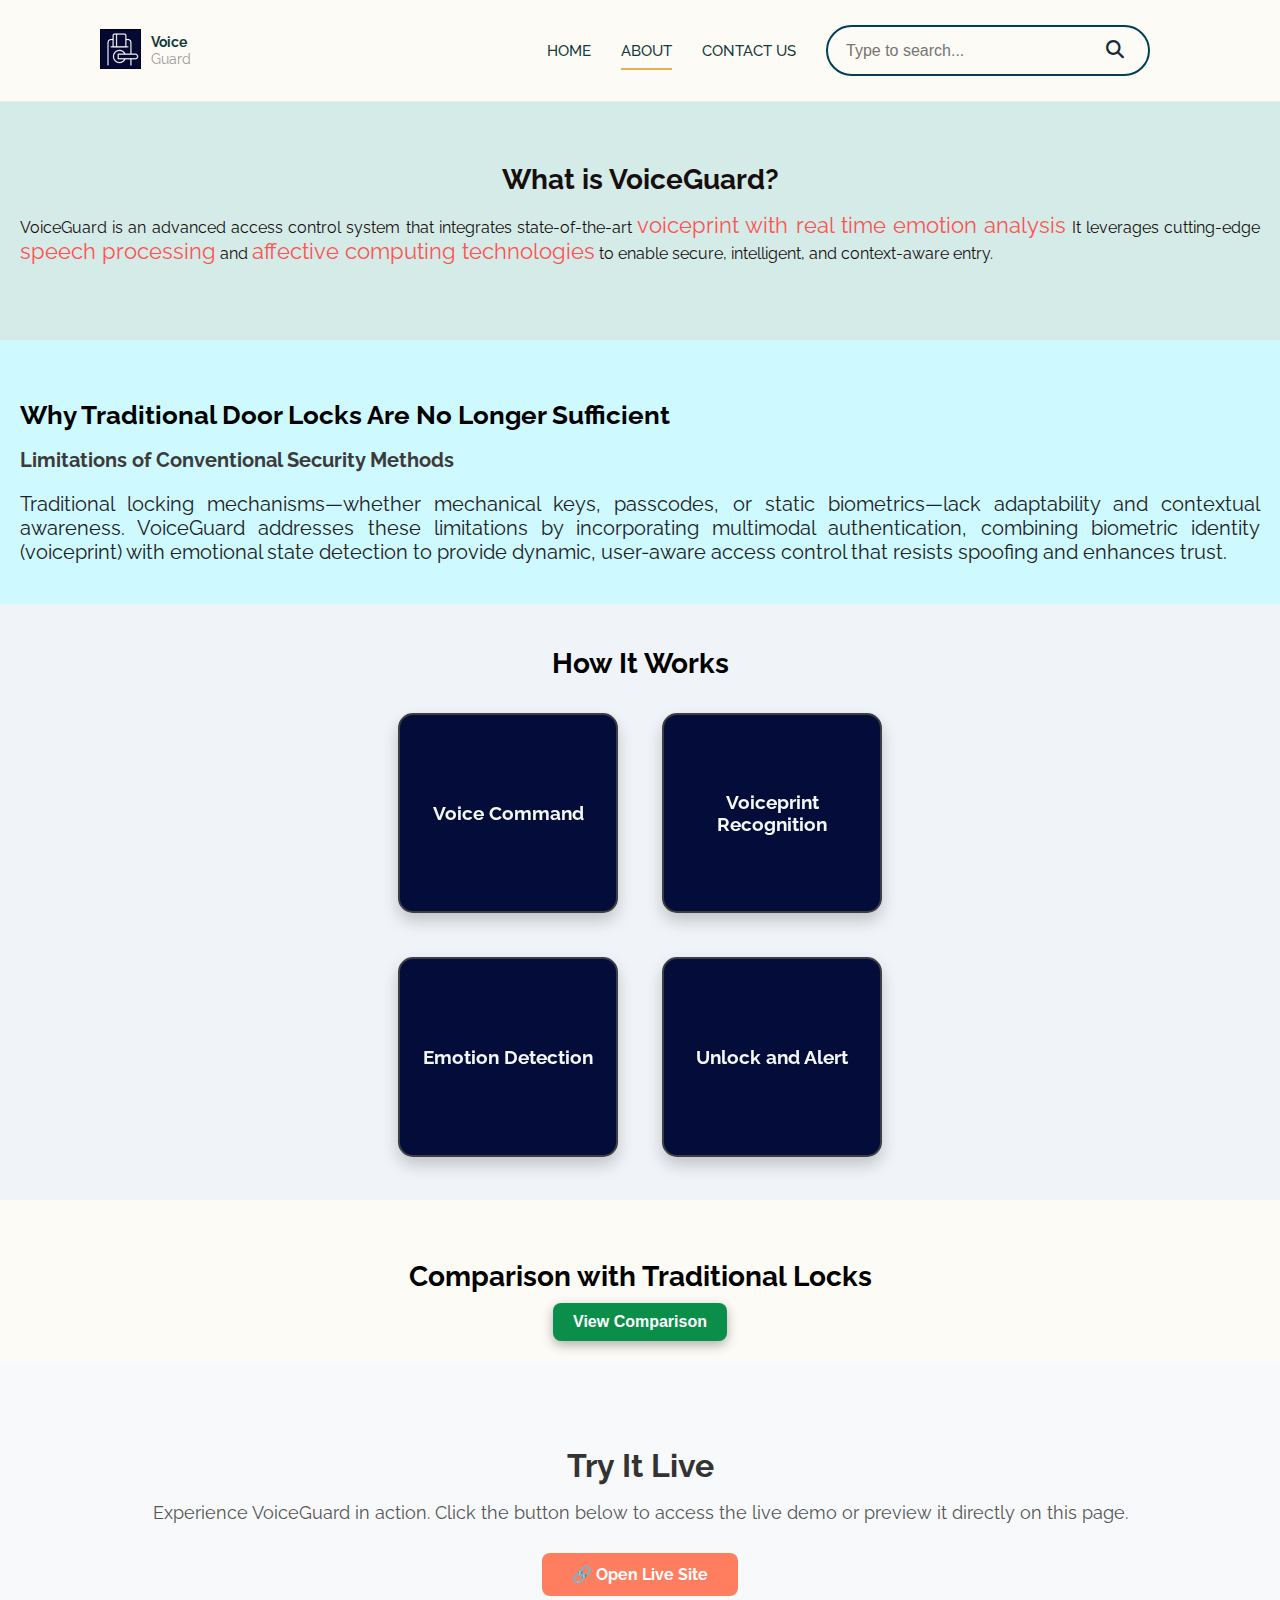
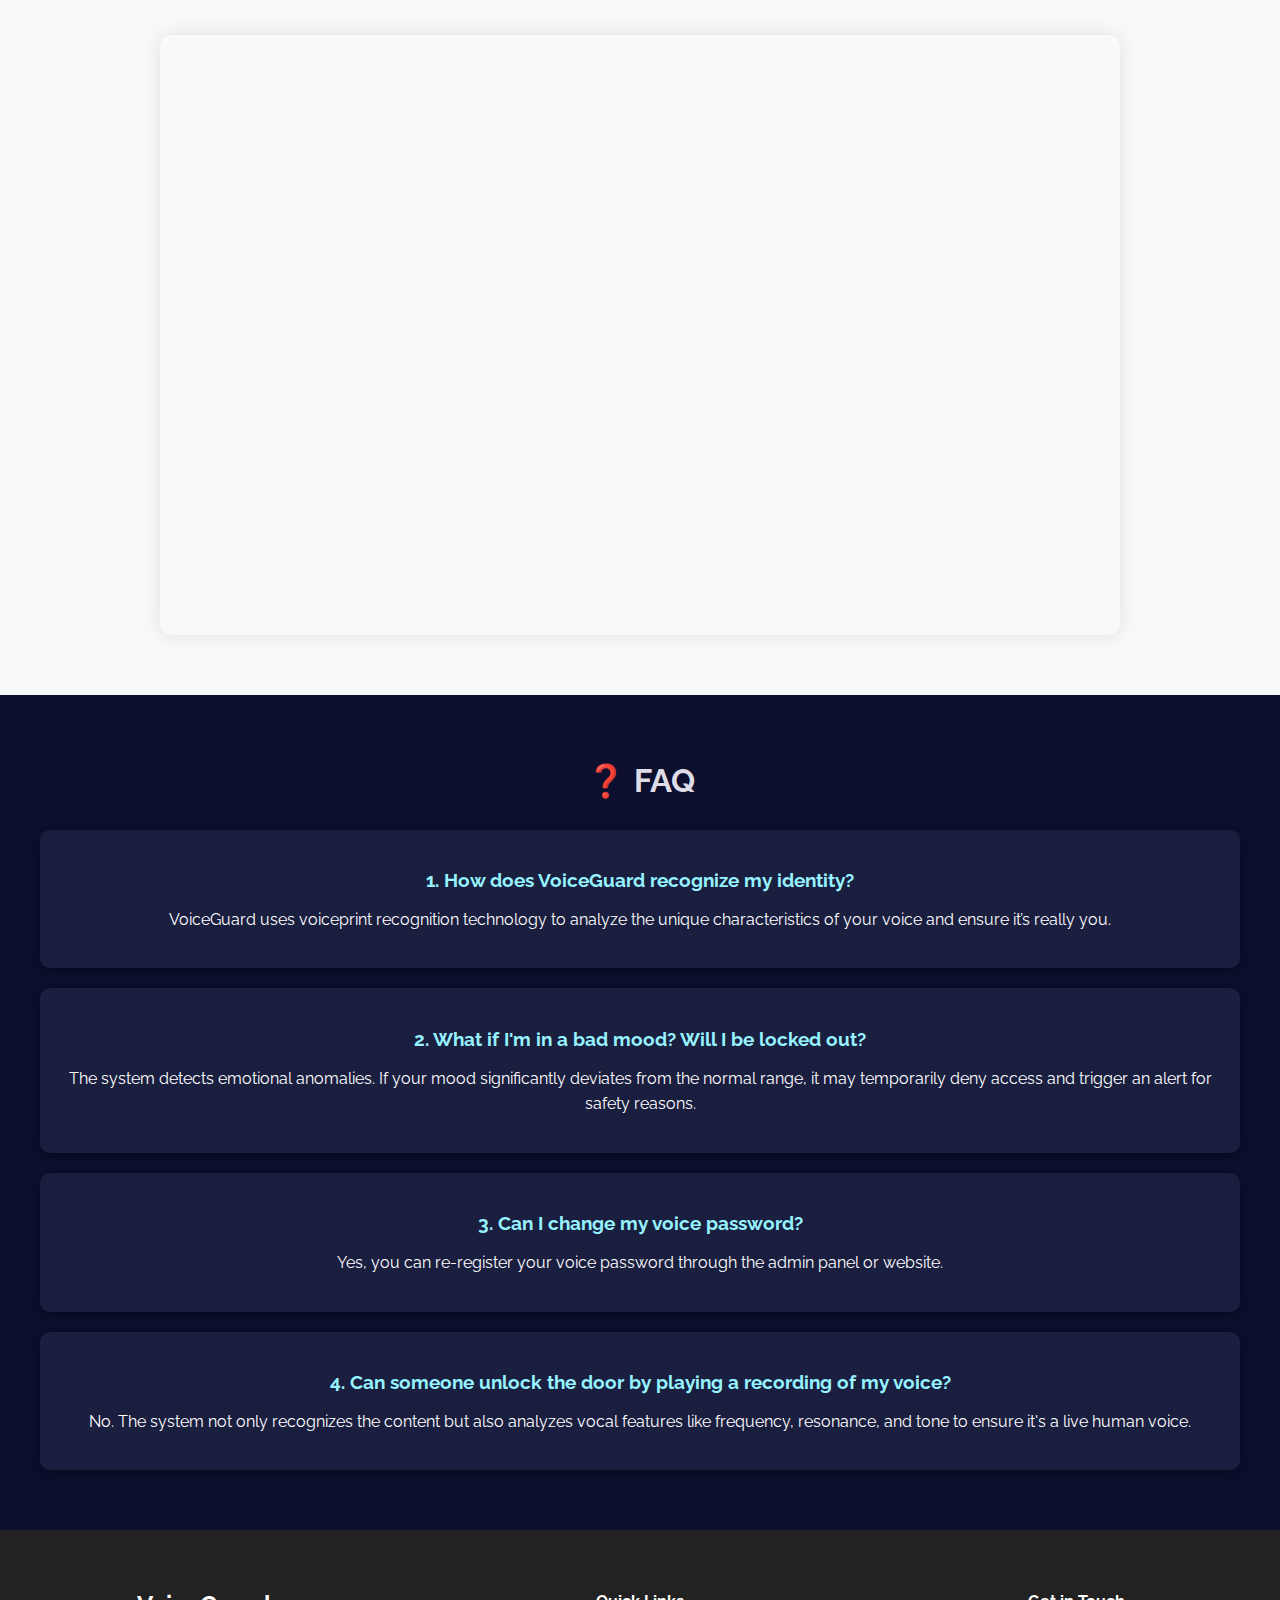
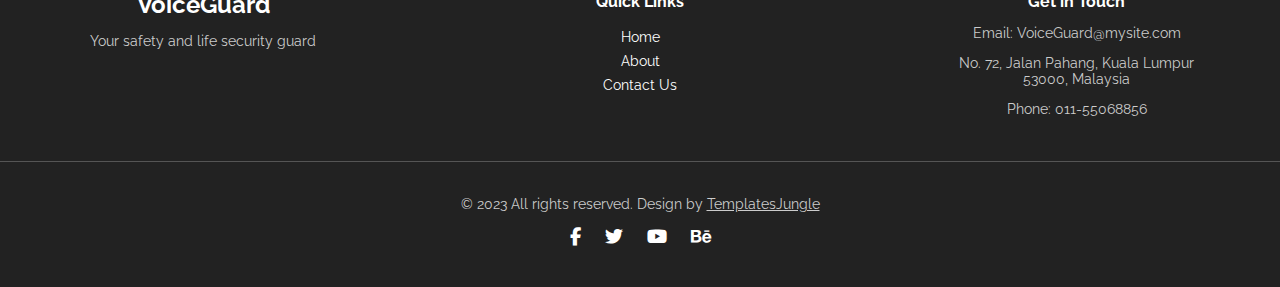
<file: DCS5604/about.html>
<!DOCTYPE html>
<html lang="en">
<head>
  <meta charset="UTF-8">
  <title>VoiceGuard Your Security Guard</title>
  <meta name="viewport" content="width=device-width, initial-scale=1.0">
  <link href="https://fonts.googleapis.com/css2?family=Raleway:wght@400;500;700&display=swap" rel="stylesheet">
<link rel="stylesheet" type="text/css" href="style.css">
 <link rel="stylesheet" href="https://cdnjs.cloudflare.com/ajax/libs/font-awesome/6.5.0/css/all.min.css">
  
<link rel="icon" type="image/png" href="logo.png">

</head>
<body>

  </script>
<!-- navigation bar -->
  <header class="header">
    <div class="logo">
     <a href="index.html">
      <img src="logo.png" alt="Logo" style="height: 40px;">
      </a>
      <div class="logo-text">
        <strong>Voice</strong>
        <span>Guard</span>
      </div>
    </div>

    <nav class="nav">
      <a href="index.html" >HOME</a>
      <a href="about.html" class="active">ABOUT</a>
      <a href="contact.html">CONTACT US</a>
 <div class="search-box">
    <input type="text" id="searchInput" placeholder="Type to search...">
    <button onclick="search()">
      <i class="fas fa-search"></i>
    </button>
  </div>
  <p id="searchResult"></p>
    </nav>
  </header>


<script>
    function search() {
      const keyword = document.getElementById("searchInput").value;
      if (keyword.trim() !== "") {
        document.getElementById("searchResult").innerText = "You searched for: " + keyword;
        // 这里你可以改为跳转页面，或发送请求
        // window.location.href = "/search?query=" + encodeURIComponent(keyword);
      } else {
        alert("Please enter something to search.");
      }
    }

    // 支持按下 Enter 键也能搜索
    document.getElementById("searchInput").addEventListener("keypress", function (e) {
      if (e.key === "Enter") {
        search();
      }
    });
  

function toggleTable() {
  const table = document.getElementById("comparisonTable");
  const button = document.querySelector(".toggle-btn");
  if (table.classList.contains("hidden")) {
    table.classList.remove("hidden");
    button.textContent = "Hide Comparison";
  } else {
    table.classList.add("hidden");
    button.textContent = "View Comparison";
  }
}

  </script>

<section class="about-section">
  <div class="container">
    <h2 class="section-title">What is VoiceGuard?</h2>
    <p class="section-description">
      VoiceGuard is an advanced access control system that integrates state-of-the-art 
      <span class="highlight-1">voiceprint with real time emotion analysis</span> It leverages cutting-edge <span class="highlight-1">speech processing</span> and <span class="highlight-1">affective computing technologies</span>
      to enable secure, intelligent, and context-aware entry.
    </p>

  </section>
  <section class="about-section-2">
 <h1 style="margin-top: 40px;">Why Traditional Door Locks Are No Longer Sufficient</h1>
    <h3>Limitations of Conventional Security Methods</h3>
    <p>
Traditional locking mechanisms—whether mechanical keys, passcodes, or static biometrics—lack adaptability and contextual awareness. VoiceGuard addresses these limitations by incorporating multimodal authentication, 
combining biometric identity (voiceprint) with emotional state detection to provide dynamic, user-aware access control that resists spoofing and enhances trust.    </p>
  </div>



</section>

<section class="about-section-1">
  <div class="container">
    <h2 class="section-title">How It Works</h2>
   

    <table align="center">
 <tr>
        <td>
        <div class="flip-card">
          <div class="flip-card-inner">
            <div class="flip-card-front">
               <h3>Voice Command</h3> 
            </div>
            <div class="flip-card-back">
              <p>The user speaks a preset voice password.</p> 
            </div>
          </div>
        </div>
        
          </td>
   
          <td>
        <div class="flip-card">
          <div class="flip-card-inner">
            <div class="flip-card-front">
               <h3>Voiceprint Recognition</h3> 
            </div>
            <div class="flip-card-back">
              <p>The system verifies the speaker's identity.</p> 
            </div>
          </div>
        </div>
        
          </td>
 </tr>
           
        <tr>
          <td>
        <div class="flip-card">
          <div class="flip-card-inner">
            <div class="flip-card-front">
               <h3> Emotion Detection</h3> 
            </div>
            <div class="flip-card-back">
              <p>The system analyzes the user's emotional state.</p> 
            </div>
          </div>
        </div>
          </td>
   
          <td>
        <div class="flip-card">
          <div class="flip-card-inner">
            <div class="flip-card-front">
               <h3>Unlock and Alert</h3> 
            </div>
            <div class="flip-card-back">
              <p>Normal emotion<br>
               ↓ <br>
          Unlock
          <br>
          --------------------------
               <br>Abnormal 
               <br>↓ <br>Alert, send emergency message</p> 
               <br>
            </div>
          </div>
        </div>
        
          </td>
          
 </tr>
 </table>
 </section>

<div class="comparison-section">
  <h2 class="section-title">Comparison with Traditional Locks</h2>
  <button class="toggle-btn" onclick="toggleTable()">View Comparison</button>

  <div id="comparisonTable" class="comparison-table-container hidden">
    <table class="comparison-table">
    <thead>
      <tr>
        <th>Feature</th>
        <th>Traditional Lock</th>
        <th>Modern Smart Lock</th>
        <th>Face Recognition Lock</th>
        <th class="voiceguard">VoiceGuard</th>
      </tr>
    </thead>
    <tbody>
      <tr>
        <td class="feature-title">Identity Verification</td>
        <td>❌</td>
        <td>&#9989;(basic)</td>
        <td>&#9989;</td>
        <td class="voiceguard">Voiceprint authentication, exclusive to your voice</td>
      </tr>
      <tr>
        <td class="feature-title">Access Method</td>
        <td>Physical Key</td>
        <td>Password, Access Card, App</td>
        <td>Face Recognition,Password, Access Card, App</td>
        <td class="voiceguard">Voiceprint and Emotional Authentication</td>
      </tr>
       <tr>
        <td class="feature-title">Security Risk</td>
        <td>Easy to lose / Easy to copy</td>
        <td>Device may be compromised</td>
        <td>Spoofing & light issues</td>
        <td class="voiceguard">Execlusive voice identify</td>
      </tr>
      

      <tr>
        <td class="feature-title">Emergency Handling</td>
        <td>❌</td>
        <td>Basic alerts, no emotion-based logic</td>
        <td>Limited to unauthorized access alerts</td>
        <td class="voiceguard">Emotion-triggered auto-lock and emergency alerts</td>
      </tr>
      <tr>
        <td class="feature-title">Emotion Detection </td>
        <td>❌</td>
        <td>❌</td>
        <td>❌</td>
        <td class="voiceguard">Normal emotion-based</td>
      </tr>
       <tr>
        <td class="feature-title">Smart Integration</td>
        <td>❌</td>
        <td>App-connected, but passive</td>
        <td>Limited smart features</td>
        <td class="voiceguard">Emotion-aware, intelligent system response</td>
      </tr>
    </tbody>
  </table>
</div>

<section class="live-demo-section">
  <div class="container">
    <h2 class="section-title">Try It Live</h2>
    <p class="section-description">Experience VoiceGuard in action. Click the button below to access the live demo or preview it directly on this page.</p>
    
    <div class="demo-buttons" style="text-align: center; margin-bottom: 20px;">
      <a href="https://voiceguard.ngrok.app/" class="demo-button" target="_blank">🔗 Open Live Site</a>
    </div>
<br>
    <div class="iframe-container">
      <iframe src="https://voiceguard.ngrok.app/" frameborder="0" allowfullscreen></iframe>
    </div>
  </div>
</section>

<section class="faq-section">
  <h2>❓ FAQ</h2>
  <div class="faq-item">
    <h3>1. How does VoiceGuard recognize my identity?</h3>
    <p>VoiceGuard uses voiceprint recognition technology to analyze the unique characteristics of your voice and ensure it’s really you.</p>
  </div>
  <div class="faq-item">
    <h3>2. What if I'm in a bad mood? Will I be locked out?</h3>
    <p>The system detects emotional anomalies. If your mood significantly deviates from the normal range, it may temporarily deny access and trigger an alert for safety reasons.</p>
  </div>
  <div class="faq-item">
    <h3>3. Can I change my voice password?</h3>
    <p>Yes, you can re-register your voice password through the admin panel or website.</p>
  </div>
  <div class="faq-item">
    <h3>4. Can someone unlock the door by playing a recording of my voice?</h3>
    <p>No. The system not only recognizes the content but also analyzes vocal features like frequency, resonance, and tone to ensure it's a live human voice.</p>
  </div>
</section>


  <!-- Footer Section -->
  <footer>
    <div class="container footer-content">
      <div class="footer-box">
        <h2>VoiceGuard</h2>
        <p>Your safety and life security guard</p>
      </div>

      <div class="footer-box">
        <h4>Quick Links</h4>
        <ul>
          <li><a href="index.html">Home</a></li>
          <li><a href="about.html">About</a></li>
          <li><a href="contact.html">Contact Us</a></li>

        </ul>
      </div>

      <div class="footer-box">
        <h4>Get in Touch</h4>
        <p>Email: <a href="mailto:VoiceGuard@mysite.com">VoiceGuard@mysite.com</a></p>
        <p>No. 72, Jalan Pahang, Kuala Lumpur<br>53000, Malaysia</p>
        <p>Phone: 011-55068856</p>
      </div>
    </div>

    <div class="footer-bottom">
      <p>© 2023 All rights reserved. Design by <a href="https://templatesjungle.com/" target="_blank">TemplatesJungle</a></p>
      <div class="social-icons">
        <a href="#"><i class="fab fa-facebook-f"></i></a>
        <a href="#"><i class="fab fa-twitter"></i></a>
        <a href="#"><i class="fab fa-youtube"></i></a>
        <a href="#"><i class="fab fa-behance"></i></a>
      </div>
    </div>
  </footer>
</body>
</html>
</file>
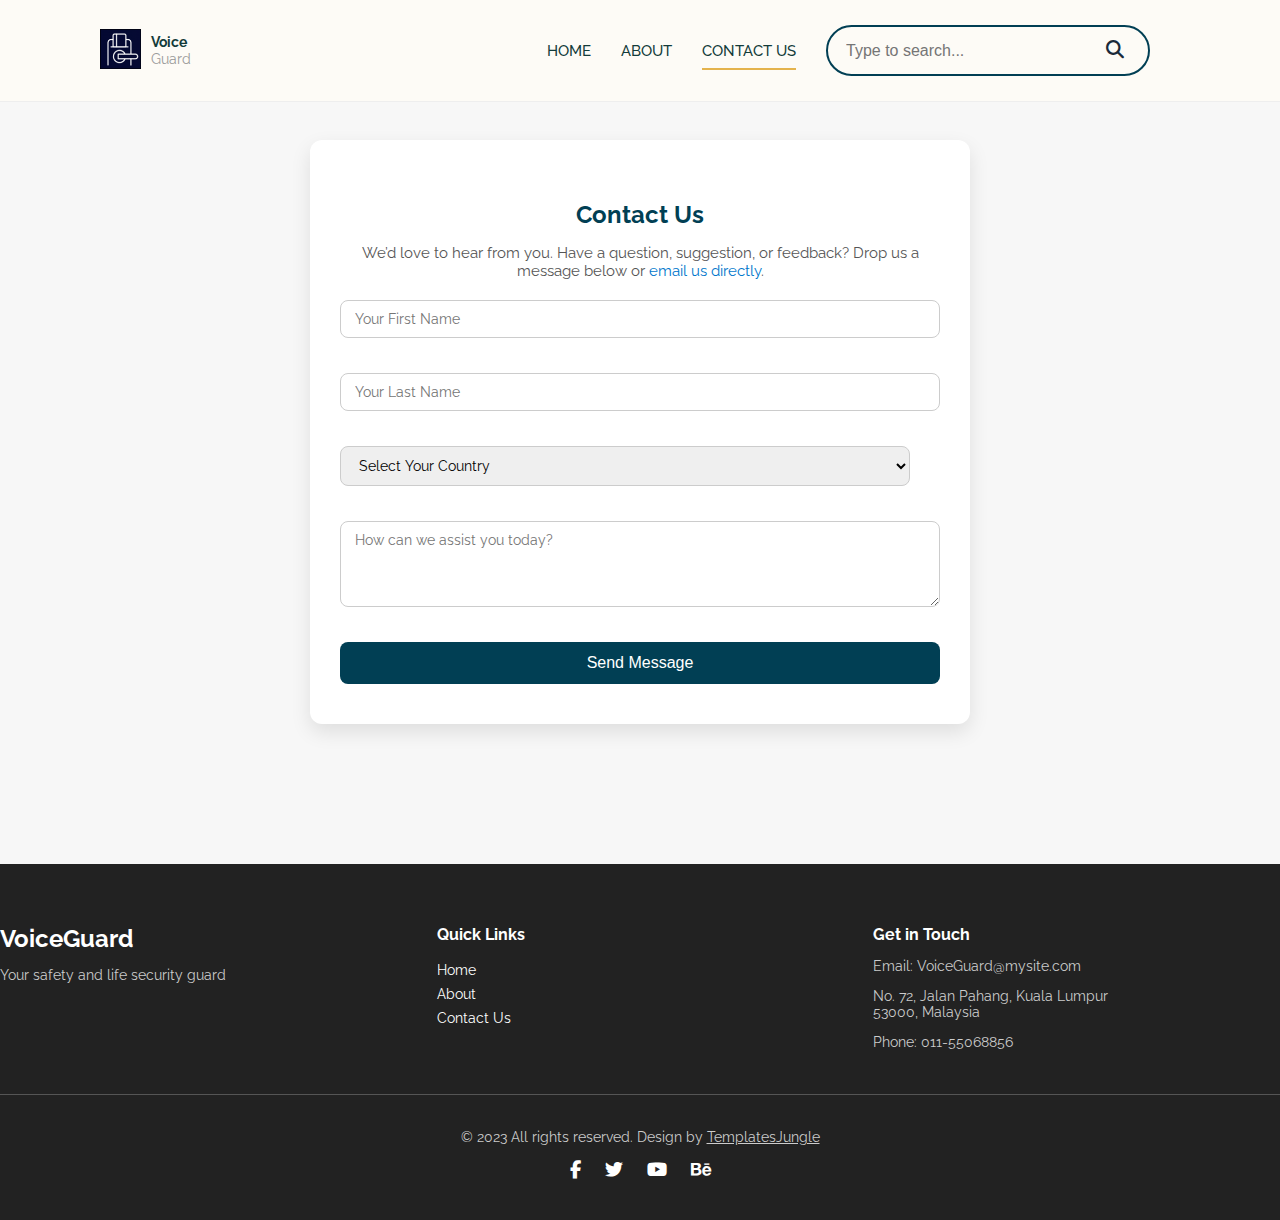
<file: DCS5604/contact.html>
<!DOCTYPE html>
<html lang="en">
<head>
  <meta charset="UTF-8">
  <title>VoiceGuard Your Security Guard</title>
  <meta name="viewport" content="width=device-width, initial-scale=1.0">
  <link href="https://fonts.googleapis.com/css2?family=Raleway:wght@400;500;700&display=swap" rel="stylesheet">
<link rel="stylesheet" type="text/css" href="style.css">
 <link rel="stylesheet" href="https://cdnjs.cloudflare.com/ajax/libs/font-awesome/6.5.0/css/all.min.css">

 <link rel="icon" type="image/png" href="logo.png">
 
</head>
<body>

<!-- navigation bar -->
  <header class="header">
    <div class="logo">
	<a href="index.html">

      <img src="logo.png" alt="Logo" style="height: 40px;">
	 </a>
      <div class="logo-text">
        <strong>Voice</strong>
        <span>Guard</span>
      </div>
    </div>

    <nav class="nav">
      <a href="index.html">HOME</a>
      <a href="about.html"  >ABOUT</a>
      <a href="contact.html" class="active">CONTACT US</a>
       <div class="search-box">
    <input type="text" id="searchInput" placeholder="Type to search...">
    <button onclick="search()">
      <i class="fas fa-search"></i>
    </button>
  </div>
  <p id="searchResult"></p>
    </nav>
  </header>
<script>
    function search() {
      const keyword = document.getElementById("searchInput").value;
      if (keyword.trim() !== "") {
        document.getElementById("searchResult").innerText = "You searched for: " + keyword;
        // 这里你可以改为跳转页面，或发送请求
        // window.location.href = "/search?query=" + encodeURIComponent(keyword);
      } else {
        alert("Please enter something to search.");
      }
    }

    // 支持按下 Enter 键也能搜索
    document.getElementById("searchInput").addEventListener("keypress", function (e) {
      if (e.key === "Enter") {
        search();
      }
    });
    
    
    function handleSubmit(event) {
    event.preventDefault();  // 阻止表单真正提交
    alert("✅ 已发送！");
    const form = event.target;
    form.reset(); // 重置表单，清除所有输入内容
  
  }
  </script>

<!-- ✅ Improved Contact Section -->
<section class="contact-section">
  <div class="contact-wrapper">
    <h2>Contact Us</h2>
    <p>We’d love to hear from you. Have a question, suggestion, or feedback? Drop us a message below or <a href="mailto:VoiceGuard@mysite.com">email us directly</a>.</p>

    <form class="contact-form" onsubmit="handleSubmit(event)">
      <input type="text" name="fname" placeholder="Your First Name" required>
      <input type="text" name="lname" placeholder="Your Last Name" required>
      <select name="country" required>
        <option value="">Select Your Country</option>
        <option value="my">🇲🇾 Malaysia</option>
        <option value="sg">🇸🇬 Singapore</option>
        <!-- Add more countries as needed -->
      </select>
      <textarea name="question" placeholder="How can we assist you today?" rows="4" required></textarea>
      <button type="submit">Send Message</button>
    </form>
  </div>
</section>




<!-- Contact Section -->


  <!-- Footer Section -->
  <footer>
    <div class="container footer-content">
      <div class="footer-box">
        <h2>VoiceGuard</h2>
        <p>Your safety and life security guard</p>
      </div>

      <div class="footer-box">
        <h4>Quick Links</h4>
        <ul>
          <li><a href="index.html">Home</a></li>
          <li><a href="about.html">About</a></li>
		<li><a href="contact.html">Contact Us</a></li>
        </ul>
      </div>

      <div class="footer-box">
        <h4>Get in Touch</h4>
        <p>Email: <a href="mailto:VoiceGuard@mysite.com">VoiceGuard@mysite.com</a></p>
        <p>No. 72, Jalan Pahang, Kuala Lumpur<br>53000, Malaysia</p>
        <p>Phone: 011-55068856</p>
      </div>
    </div>

    <div class="footer-bottom">
      <p>© 2023 All rights reserved. Design by <a href="https://templatesjungle.com/" target="_blank">TemplatesJungle</a></p>
      <div class="social-icons">
        <a href="#"><i class="fab fa-facebook-f"></i></a>
        <a href="#"><i class="fab fa-twitter"></i></a>
        <a href="#"><i class="fab fa-youtube"></i></a>
        <a href="#"><i class="fab fa-behance"></i></a>
      </div>
    </div>
  </footer>
</body>
</html>
</file>
<file: DCS5604/style.css>
body {
      margin: 0;
	 padding: 0;
	 height: 100%;
      font-family: 'Raleway', sans-serif;
      background: #fdfbf6;
    }

    /* === Header === */
    .header {
      background: #fdfbf6;
      display: flex;
      justify-content: space-between;
      align-items: center;
      padding: 25px 100px;
      border-bottom: 1px solid #eee;
      position: fixed;
      top: 0;
      z-index: 1000;
	 width: 100%; /* 确保撑满屏幕宽度 */
  	 box-sizing: border-box; /* 避免因 padding 导致超出 */
    }

    .logo {
      display: flex;
      align-items: center;
      gap: 10px;
    }

    .logo-text {
      display: flex;
      flex-direction: column;
      font-size: 14px;
      line-height: 1.2;
    }

    .logo-text strong {
      font-weight: 700;
      color: #133b3a;
    }

    .logo-text span {
      color: #999;
    }

    .nav {
      display: flex;
      align-items: center;
      gap: 30px;
    }

    .nav a {
      position: relative;
      text-decoration: none;
      color: #133b3a;
      font-weight: 500;
      font-size: 15px;
      padding: 5px 0;
      transition: all 0.3s ease;
    }

    .nav a::after {
      content: "";
      position: absolute;
      left: 0;
      bottom: -5px;
      width: 100%;
      height: 2px;
      background-color: transparent;
      transition: background-color 0.3s ease;
    }

    .nav a:hover::after,
    .nav a.active::after {
      background-color: #e4b34d; /* 黄色下划线 */
    }

    .nav a.get-pro {
      font-weight: 700;
    }

    .search-icon {
      font-size: 18px;
      cursor: pointer;
    }
    .hero-section {
      position: relative;
      background-image: url('section1.jpg'); /* 你的图片路径 */
      background-size: cover;
      background-position: center;
      height: 100vh;
      color: white;
    }

    .overlay-box {
      position: absolute;
      top: 20%;
      left: 5%;
      background: rgba(255, 255, 255, 0.15); /* 半透明背景 */
      backdrop-filter: blur(10px); /* 毛玻璃效果 */
      padding: 40px;
      border-radius: 10px;
      max-width: 500px;
      color: #fff;
    }

    .overlay-box p {
      font-size: 1.2em;
      line-height: 1.6;
    }

    .overlay-box button {
      margin-top: 20px;
      padding: 12px 24px;
      background-color: transparent;
      border: 2px solid #5effb7;
      border-radius: 30px;
      color: #5effb7;
      font-size: 1em;
      cursor: pointer;
      transition: background-color 0.3s;
    }

    .overlay-box button:hover {
      background-color: #5effb7;
      color: #000;
    }
    .search-box {
      display: flex;
      align-items: center;
      width: 300px;
      border: 2px solid #013f54;
      border-radius: 30px;
      padding: 5px 10px;
    }

    .search-box input {
      flex: 1;
      border: none;
      outline: none;
      font-size: 16px;
      background: transparent;
      color: #070505;
    }

    .search-box button {
      background: none;
      border: none;
      cursor: pointer;
      color: #1a2a3a;
      font-size: 18px;
    }
      #searchContainer {
      margin-bottom: 20px;
    }

    input[type="text"] {
      padding: 8px;
      width: 250px;
      font-size: 16px;
    }

    button {
      padding: 8px 14px;
      font-size: 16px;
      cursor: pointer;
    }

    .highlight {
      background-color: yellow;
      color: black;
      font-weight: bold;
    }

    #content p {
      margin: 10px 0;
      line-height: 1.6;
    }
    .highlight-section {
  background-color: #101820;
  color: #ffffff;
  text-align: center;
  padding: 60px 20px;
  line-height: 1.6;
  box-shadow: 0 8px 20px rgba(211, 219, 211, 0.3);
  font-size: 1.2em;
  line-height: 1.6;
}

    .info-section {
  display: flex;
  align-items: center;
  justify-content: space-between;
  padding: 80px 60px;
  gap: 40px;
  background-color: #031e39; /* 可自定义背景色 */
  flex-wrap: wrap;
}

.info-section .info-image {
  flex: 1;
  min-width: 300px;
  display: flex;
  justify-content: flex-start;
}

.info-section .info-image img {
  width: 100%;
  max-width: 400px;
  border-radius: 12px;
  box-shadow: 0 6px 20px rgba(0,0,0,0.4);
  object-fit: cover;
}

.info-section .info-text {
  flex: 1.2;
  min-width: 300px;
  text-align: left;
   max-width: 600px;
}

.info-section .info-text h1 {
  font-size: 35px;
  color: #fff;
}
.info-section .info-text h2 {
  font-size: 24px;
  color: #fff;
  margin-bottom: 16px;
}
.info-section .info-text p {
  font-size: 20px;
  color: #ccc;
  line-height: 1.6;
}
.full-text {
      display: none;
      margin-top: 10px;
	animation: fadeIn 0.3s ease-in;
    }
@keyframes fadeIn {
  from { opacity: 0; transform: translateY(10px); }
  to   { opacity: 1; transform: translateY(0); }
}
    .load-more-btn {
      margin-top: 12px;
      padding: 12px 24px;
      background-color: transparent;
      color: white;
      border: 2px solid #5effb7;
      border-radius: 6px;
      cursor: pointer;
      transition: background 0.3s;
    }

    .load-more-btn:hover {
     background-color: #5effb7;
     color: #000;
    }
.feature-section {
  background: linear-gradient(135deg, #0d1b2a, #1b263b);
  color: white;
  padding: 60px 80px;
  display: flex;
  flex-direction: column;
  gap: 80px;
}

.feature-row {
  display: flex;
  justify-content: space-between;
  align-items: center;
  gap: 40px;
  flex-wrap: wrap;
}

.feature-row .text {
  flex: 1.2;
  min-width: 300px;
}

.feature-row .text h2 {
  font-size: 24px;
  margin-bottom: 10px;
  color: #ffffff;
}

.feature-row .text h4 {
  font-size: 16px;
  font-weight: 400;
  color: #ff4141;
  margin-bottom: 15px;
}

.feature-row .text p {
  font-size: 16px;
  line-height: 1.6;
  color: #eeeeee;
}

.feature-row .image {
  flex: 1;
  min-width: 280px;
  display: flex;
  justify-content: flex-end; /* 关键点：让图片靠右 */
}

.feature-row .image img {
  width: 100%;
  max-width: 350px;
  border-radius: 10px;
  object-fit: cover;
  box-shadow: 0 4px 16px rgba(0,0,0,0.4);
}
.feature-row::after {
  content: '';
  display: block;
  height: 4px;
  width: 100%;
  background-color: #bdc1c9;
  margin-top: 40px;
}

  .feature-overview {
  text-align: center;
  padding: 40px 20px 20px;
  background-color: #040c39;
  color: #ffffff;
}

.feature-overview h2 {
  font-size: 2em;
  margin-bottom: 20px;
}

.feature-highlights {
  display: flex;
  justify-content: center;
  flex-wrap: wrap;
  gap: 20px;
}

.highlight {
  background-color: #1a1f4a;
  border: 1px solid #5effb7;
  border-radius: 12px;
  padding: 15px 25px;
  font-size: 1em;
  color: #5effb7;
  box-shadow: 0 4px 10px rgba(0, 255, 170, 0.2);
  transition: transform 0.3s;
}

.highlight:hover {
  transform: scale(1.05);
}
.about-section {
  background-color: rgb(212, 235, 231);
  color: rgb(23, 15, 15);
  padding: 140px 20px 60px 20px ;
  text-align: center;
}

.about-section .section-description {
  text-align: justify;
}

.about-section-2 {
  background-color: rgb(205, 249, 255);
  padding: 20px;
  text-align: center;
}
.about-section-2 h1 {
  font-size: 26px;
  color: #000000;
  margin-top: 20px;
  text-align: justify;
}

.about-section-2 h3 {
  font-size: 20px;
  color: #3c3a3a;
  margin-top: 10px;
    text-align: justify;

}

.about-section-2 p {
  font-size: 20px;
  color: #222121;
  margin-top: 10px;
    text-align: justify;

}
.about-section-1{
  background-color: #f0f4f8;
  color: rgb(0, 0, 0);
  padding: 20px ;
  text-align: center;
}
.contact-section {
  background-color: #f7f7f7;
  padding: 140px 20px;
  text-align: center;
}

.contact-wrapper {
  max-width: 600px;
  margin: 0 auto;
  text-align: center;
  background: #ffffff;
  padding: 40px 30px;
  border-radius: 12px;
  box-shadow: 0 8px 20px rgba(0,0,0,0.1);
}

.contact-wrapper h2 {
  font-size: 24px;
  color: #013f54;
  margin-bottom: 10px;
}

.contact-wrapper p {
  font-size: 15px;
  margin-bottom: 20px;
  color: #555;
}

.contact-wrapper a {
  color: #0077cc;
  text-decoration: none;
}

.contact-form {
  display: flex;
  flex-direction: column;
  gap: 15px;
}

.contact-form input,
.contact-form select,
.contact-form textarea {
  width:95%;
  padding: 10px 14px;
  font-size: 14px;
  margin-bottom: 20px;
  border: 1px solid #ccc;
  border-radius: 8px;
  font-family: inherit;
}

.contact-form textarea {
  resize: vertical;
}

.contact-form button {
  background-color: #013f54;
  color: white;
  padding: 12px;
  border: none;
  font-size: 16px;
  border-radius: 8px;
  cursor: pointer;
  transition: background 0.3s;
}

.contact-form button:hover {
  background-color: #025e80;
}

.flip-card {
  background-color: transparent;
  width: 220px;
  height: 200px;
  perspective: 1000px;
  margin: 20px;
}

.flip-card-inner {
  position: relative;
  width: 100%;
  height: 100%;
  transition: transform 0.6s;
  transform-style: preserve-3d;
}

.flip-card:hover .flip-card-inner {
  transform: rotateY(180deg);
}

.flip-card-front, .flip-card-back {
  position: absolute;
  width: 100%;
  height: 100%;
  backface-visibility: hidden;
  border: 2px solid #3c3e44;
  border-radius: 15px;
  background-color: #040c39;
  box-shadow: 0 8px 16px rgba(0,0,0,0.2);
   display: flex;
  justify-content: center;
  align-items: center;
  flex-direction: column;
  text-align: center;
  padding: 20px;
  box-sizing: border-box;
  color: #f3f8f6;
}

.flip-card-back {
  transform: rotateY(180deg);
}
.highlight-1 {
 
  font-size: 22px;
  color: #ff5252;
}

.faq-section {
  padding: 40px;
  background-color: #0c0f2d;
  color: #ffffff;
}

.faq-section h2 {
  text-align: center;
  color: #dedce7;
  font-size: 2em;
  margin-bottom: 30px;
}

.faq-item {
  margin-bottom: 20px;
  background-color: #1a1e3f;
  border-radius: 10px;
  padding: 20px;
  box-shadow: 0 4px 10px rgba(0,0,0,0.3);
}

.faq-item h3 {
  margin-bottom: 10px;
  font-size: 1.2em;
  color: #96f3ff;
}

.faq-item p {
  font-size: 1em;
  line-height: 1.6;
}

.comparison-section {
  text-align: center;
  margin-top: 60px;
}

.section-title {
  font-size: 28px;
  margin-bottom: 10px;
}

.toggle-btn {
  background-color: #0c8e4b;
  color: white;
  padding: 10px 20px;
  border: none;
  border-radius: 8px;
  font-size: 16px;
  font-weight: bold;
  cursor: pointer;
  transition: all 0.3s ease;
  box-shadow: 0 4px 12px rgba(0, 0, 0, 0.3);
  margin-bottom: 20px;
}

.toggle-btn:hover {
  background-color: #e63737;
  transform: translateY(-2px);
}

.comparison-table-container {
  display: flex;
  justify-content: center;
  overflow-x: auto;
}

.comparison-table {
  width: 100%;
  max-width: 1000px;
  border-collapse: collapse;
  margin-top: 20px;
  font-family: "Segoe UI", sans-serif;
  border-radius: 10px;
  overflow: hidden;
  box-shadow: 0 0 15px rgba(0,0,0,0.1);
  text-align: left;
}

.comparison-table th, .comparison-table td {
  padding: 16px;
  border-bottom: 1px solid #eee;
}

.comparison-table thead th {
  background-color: #f9f3e8;
  color: #333;
  font-size: 18px;
}

.comparison-table tbody tr:nth-child(odd) {
  background-color: #fff;
}

.comparison-table tbody tr:nth-child(even) {
  background-color: #f4f4f4;
}

.voiceguard {
  background-color: #e8f0ff !important;
  color: #000;
  font-weight: 500;
}

.feature-title {
  font-weight: bold;
  background-color: #fdeccc;
  color: #333;
}

.hidden {
  display: none;
}

/*Footer*/
 /* Contact Section */
#contact {
  background: #0e0e2f;
  padding: 60px 0;
  text-align: center;
}

#contact .container {
  max-width: 800px;
  margin: 0 auto;
}

#contact h2 {
  font-size: 28px;
  margin-bottom: 15px;
  color: #ffffff;
}

#contact p {
  font-size: 16px;
  color: #ffffff;
}

#contact a {
  color: #c3c0fa;
  text-decoration: none;
  font-weight: 600;
}

#contact .btn {
  background: #a2d2b3;
  color: rgb(5, 4, 4);
  border: 2px solid #517a68;
  padding: 10px 20px;
  display: inline-block;
  margin-top: 10px;
  text-decoration: none;
  cursor: pointer;
  transition: background-color 0.3s;
  border-radius: 4px;
}

#contact .btn:hover {
  background-color: #47ffac;
  color: #000;
}
/* Footer Section */
footer {
  background: #222;
  color: #fff;
  padding: 40px 0;
}

footer .container.footer-content {
  display: flex;
  flex-wrap: wrap;
  justify-content: space-between;
  gap: 30px;
}

.footer-box {
  flex: 1;
  min-width: 200px;
}

.footer-box h2,
.footer-box h4 {
  margin-bottom: 10px;
}

.footer-box p,
.footer-box a {
  color: #ccc;
  font-size: 14px;
  text-decoration: none;
}

.footer-box ul {
  list-style: none;
  padding: 0;
}

.footer-box ul li {
  margin-bottom: 5px;
}

.footer-box ul li a {
  color: white;
  transition: color 0.3s;
}

.footer-box ul li a:hover {
  color: #ddd;
}

.footer-bottom {
  text-align: center;
  margin-top: 30px;
  border-top: 1px solid #555;
  padding-top: 20px;
}

.footer-bottom p,
.footer-bottom a {
  color: #ccc;
  font-size: 14px;
}

.social-icons a {
  margin: 0 10px;
  color: white;
  font-size: 18px;
  transition: color 0.3s;
}

.social-icons a:hover {
  color: #ddd;
}
::selection {
  background: #dcf0e7;
  color: #000;
}
.live-demo-section {
  background-color: #f8f9fa;
  padding: 60px 20px;
  text-align: center;
}

.live-demo-section .section-title {
  font-size: 2em;
  margin-bottom: 10px;
  color: #333;
}

.live-demo-section .section-description {
  font-size: 1.1em;
  margin-bottom: 30px;
  color: #555;
}

.demo-button {
  display: inline-block;
  padding: 12px 30px;
  background-color: #ff7e5f;
  color: white;
  text-decoration: none;
  border-radius: 8px;
  font-weight: bold;
  transition: background 0.3s ease;
}

.demo-button:hover {
  background-color: #e3644c;
}

.iframe-container {
  width: 100%;
  max-width: 960px;
  height: 600px;
  margin: 0 auto;
  border-radius: 12px;
  overflow: hidden;
  box-shadow: 0 0 20px rgba(0,0,0,0.1);
}

.iframe-container iframe {
  width: 100%;
  height: 100%;
  border: none;
}
</file>
